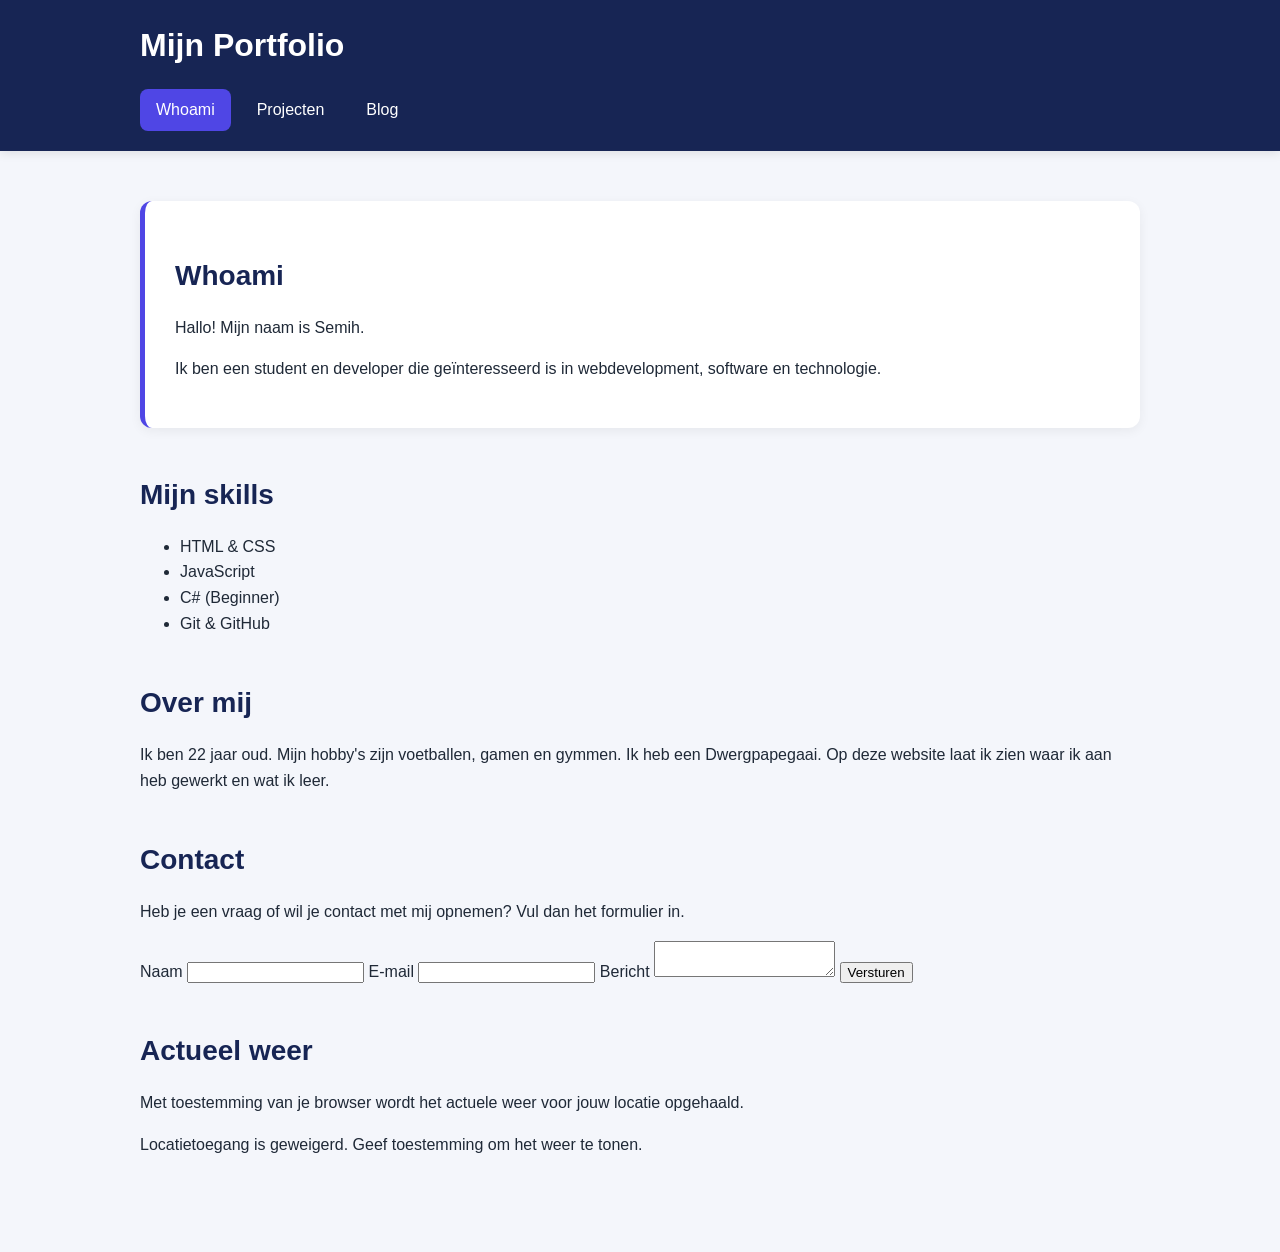
<file: index.html>
<!DOCTYPE html>
<html lang="nl">

<head>
    <meta charset="UTF-8">
    <meta name="viewport" content="width=device-width, initial-scale=1.0">
    <meta name="description" content="Persoonlijke portfolio van Semih. Bekijk mijn vaardigheden, projecten en blog.">

    <title>Whoami - Portfolio</title>

    <link rel="stylesheet" href="style.css">
    <script src="script.js" defer></script>
</head>

<body>
    <header class="site-header">

        <div class="container">

            <h1>Mijn Portfolio</h1>

            <nav aria-label="Hoofdnavigatie">
                <ul class="nav-list">
                    <li>
                        <a href="index.html" aria-current="page">Whoami</a>
                    </li>

                    <li>
                        <a href="projects.html">Projecten</a>
                    </li>

                    <li>
                        <a href="blog.html">Blog</a>
                    </li>
                </ul>
            </nav>

        </div>

    </header>

    <main id="main-content" class="container">

        <section class="intro">
            <h2>Whoami</h2>

            <p>
                Hallo! Mijn naam is Semih.
            </p>

            <p>
                Ik ben een student en developer die geïnteresseerd is
                in webdevelopment, software en technologie.
            </p>
        </section>

        <section>
            <h2>Mijn skills</h2>
            <ul>
                <li>HTML &amp; CSS</li>
                <li>JavaScript</li>
                <li>C# (Beginner)</li>
                <li>Git &amp; GitHub</li>
            </ul>
        </section>

        <section>
            <h2>Over mij</h2>
            <p>
                Ik ben 22 jaar oud. Mijn hobby's zijn voetballen, gamen en gymmen.
                Ik heb een Dwergpapegaai. Op deze website
                laat ik zien waar ik aan heb gewerkt en wat ik leer.
            </p>
        </section>

        <section aria-labelledby="contact-title" class="contact-section">

            <h2 id="contact-title">Contact</h2>

            <p>
                Heb je een vraag of wil je contact met mij opnemen?
                Vul dan het formulier in.
            </p>

            <form id="contact-form" novalidate>

                <label for="name">Naam</label>
                <input
                id="name"
                name="name"
                required
                minlength="2"
                aria-describedby="name-error"
                aria-invalid="false">

                <span id="name-error" role="alert"></span>


                <label for="email">E-mail</label>
                <input
                    type="email"
                    id="email"
                    name="email"
                    required
                    aria-describedby="email-error"
                    aria-invalid="false">

                <span id="email-error" role="alert"></span>


                <label for="message">Bericht</label>
                <textarea
                    id="message"
                    name="message"
                    required
                    minlength="10"
                    aria-describedby="message-error"
                    aria-invalid="false"></textarea>

                <span id="message-error" role="alert"></span>


                <button type="submit">Versturen</button>

                <div id="form-message" aria-live="polite"></div>

            </form>

        </section>

        <section aria-labelledby="weather-title" class="weather-section">
            <h2 id="weather-title">Actueel weer</h2>

            <p>
                 Met toestemming van je browser wordt het actuele weer
                voor jouw locatie opgehaald.
            </p>

            <p
                id="weather-status"
                class="weather-status loading"
                aria-live="polite">
                Actuele weersgegevens worden geladen...
            </p>

            <div id="weather-content"></div>
        </section>

    </main>

</body>
</html>
</file>
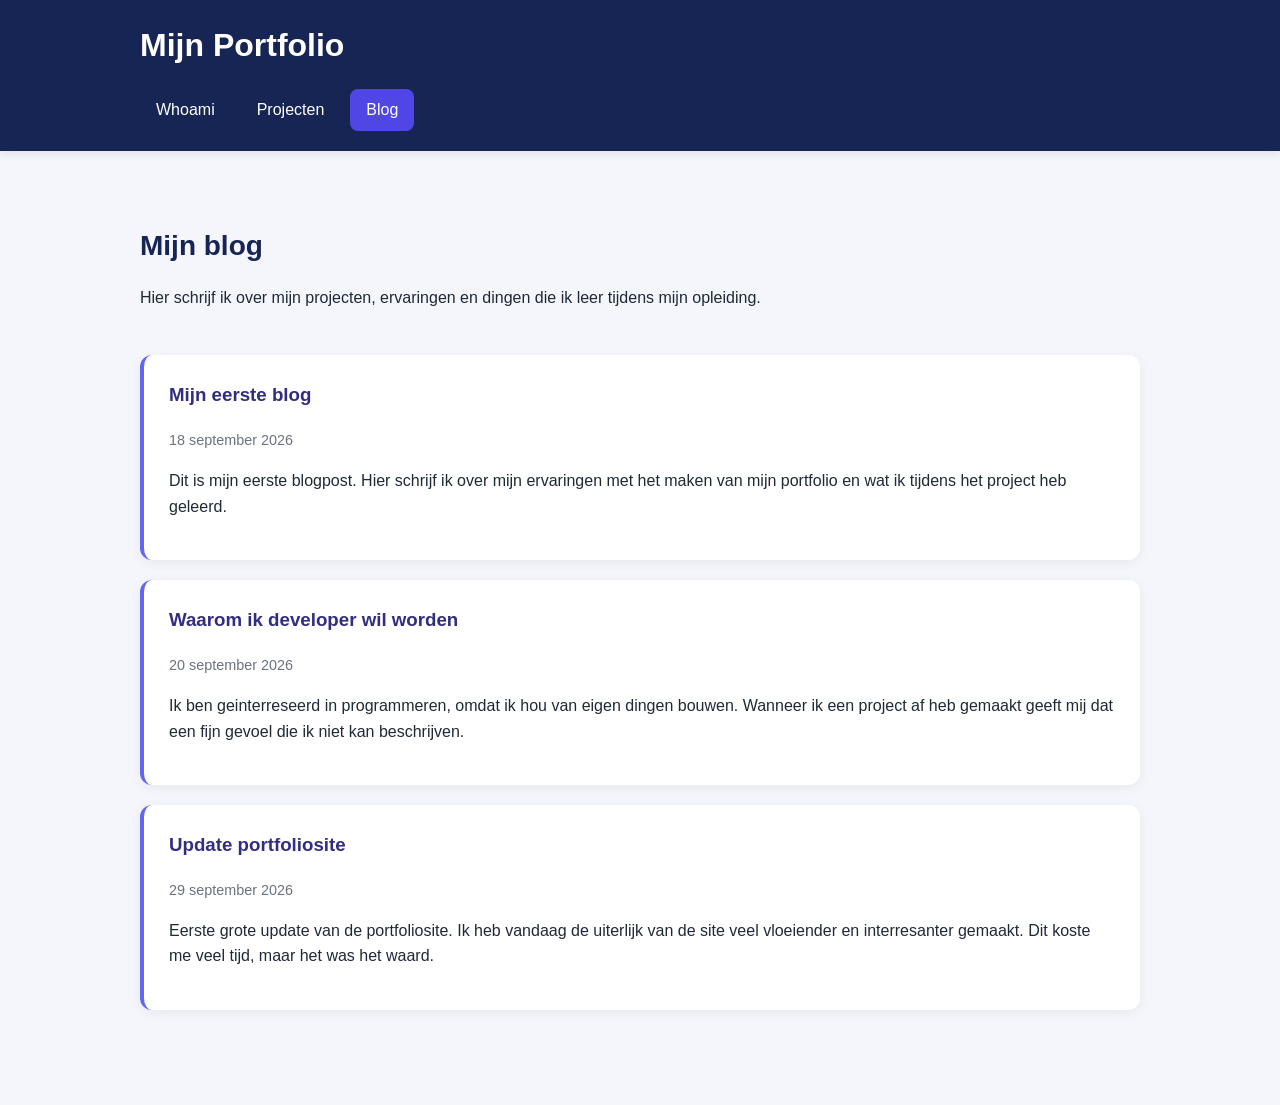
<file: blog.html>
<!DOCTYPE html>
<html lang="nl">

<head>
    <meta charset="UTF-8">
    <meta name="viewport" content="width=device-width, initial-scale=1.0">
    <meta name="description" content="Lees mijn blogs over development, projecten en mijn leerproces.">

    <title>Blog - Portfolio</title>

    <link rel="stylesheet" href="style.css">
    <script src="script.js" defer></script>
</head>

<body>

    <header class="site-header">

        <div class="container">

            <h1>Mijn Portfolio</h1>

            <nav aria-label="Hoofdnavigatie">
                <ul class="nav-list">

                    <li>
                        <a href="index.html">Whoami</a>
                    </li>

                    <li>
                        <a href="projects.html">Projecten</a>
                    </li>

                    <li>
                        <a href="blog.html" aria-current="page">
                            Blog
                        </a>
                    </li>

                </ul>
            </nav>
        </div>

    </header>

    <main id="main-content" class="container">

        <section>
            <h2>Mijn blog</h2>

            <p>
                Hier schrijf ik over mijn projecten, ervaringen en
                dingen die ik leer tijdens mijn opleiding.
            </p>
        </section>

        <section class="blog-list" aria-label="Blogartikelen">

            <article class="blog-card">

                <h3>Mijn eerste blog</h3>

                <p class="date">
                    <time datetime="2026-09-18">18 september 2026</time>
                </p>

                <p>
                    Dit is mijn eerste blogpost. Hier schrijf ik over
                    mijn ervaringen met het maken van mijn portfolio
                    en wat ik tijdens het project heb geleerd.
                </p>

            </article>

            <article class="blog-card">

                <h3>Waarom ik developer wil worden</h3>

                <p class="date">
                    <time datetime="2026-09-20">20 september 2026</time>
                </p>

                <p>
                    Ik ben geinterreseerd in programmeren, omdat ik hou van 
                    eigen dingen bouwen. Wanneer ik een project af heb gemaakt
                    geeft mij dat een fijn gevoel die ik niet kan beschrijven.
                </p>

            </article>

            <article class="blog-card">

                <h3>Update portfoliosite</h3>

                <p class="date">
                    <time datetime="2026-09-29">29 september 2026</time>
                </p>

                <p>
                    Eerste grote update van de portfoliosite. Ik heb vandaag de uiterlijk
                    van de site veel vloeiender en interresanter gemaakt. Dit koste me
                    veel tijd, maar het was het waard.
                </p>

            </article>

        </section>
    </main>

</body>
</html>
</file>
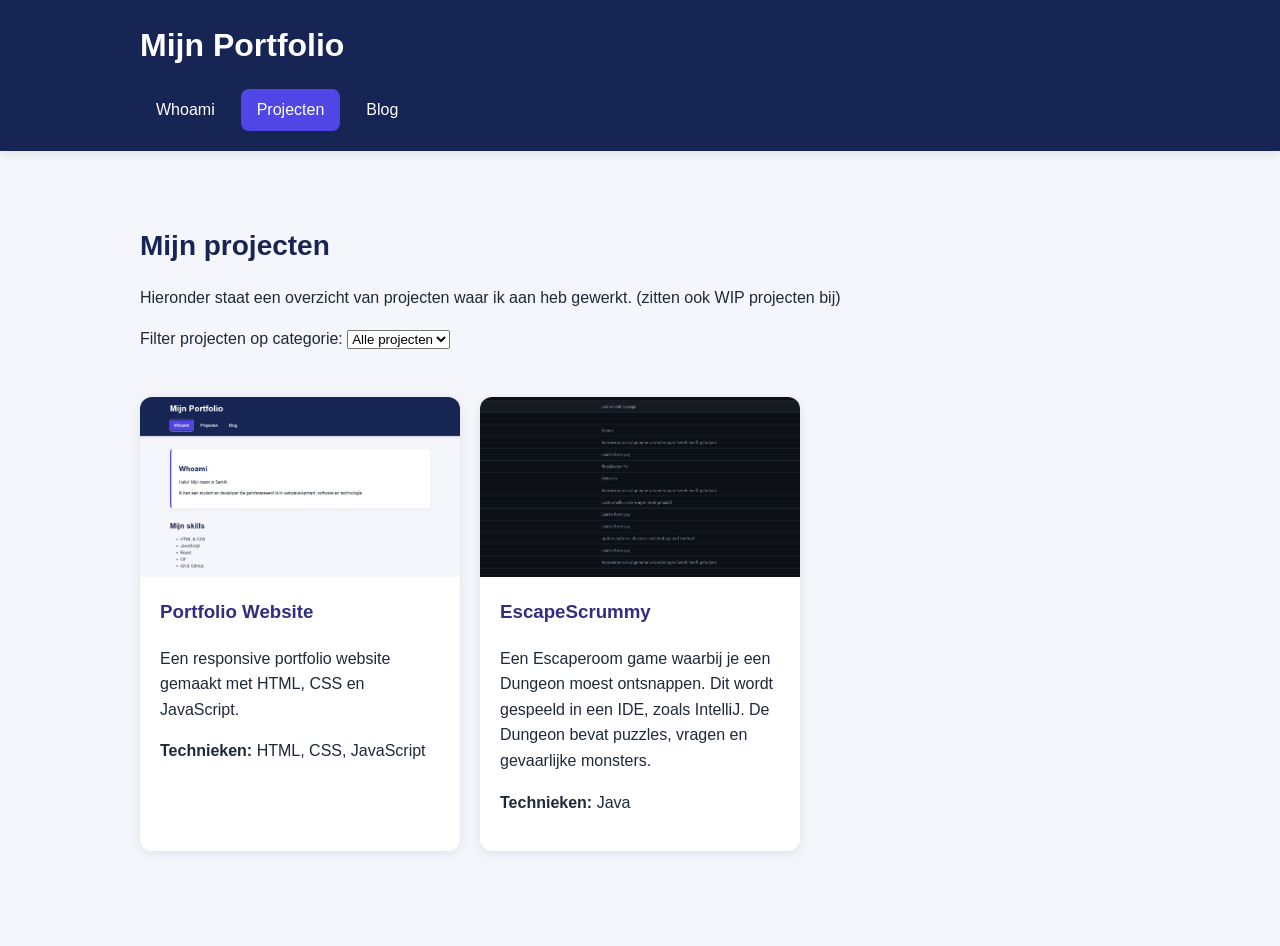
<file: projects.html>
<!DOCTYPE html>
<html lang="nl">

<head>
    <meta charset="UTF-8">
    <meta name="viewport" content="width=device-width, initial-scale=1.0">
    <meta name="description" content="Een overzicht van mijn projecten en webdevelopmentwerk.">

    <title>Projecten - Portfolio</title>

    <link rel="stylesheet" href="style.css">
    <script src="script.js" defer></script>
</head>

<body>
    <header class="site-header">

        <div class="container">

            <h1>Mijn Portfolio</h1>

            <nav aria-label="Hoofdnavigatie">
                <ul class="nav-list">

                    <li>
                        <a href="index.html">Whoami</a>
                    </li>

                    <li>
                        <a href="projects.html" aria-current="page">
                            Projecten
                        </a>
                    </li>

                    <li>
                        <a href="blog.html">Blog</a>
                    </li>

                </ul>
            </nav>

        </div>
    </header>

    <main id="main-content" class="container">

        <section>
            <h2>Mijn projecten</h2>

            <p>
                Hieronder staat een overzicht van projecten waar ik
                aan heb gewerkt. (zitten ook WIP projecten bij)
            </p>

            <label for="project-filter">Filter projecten op categorie:</label>

            <select id="project-filter">
                <option value="all">Alle projecten</option>
                <option value="Web">Web</option>
                <option value="Software">Software</option>
            </select>
        </section>

        <section
            id="project-list"
            class="project-list"
            aria-label="Projecten"
            aria-live="polite">
        </section>

    </main>

</body>
</html>
</file>
<file: style.css>
* {
    box-sizing: border-box;
}

html {
    scroll-behavior: smooth;
}

body {
    margin: 0;
    font-family: Arial, sans-serif;
    line-height: 1.6;
    color: #1f2937;
    background-color: #f4f6fb;
}

.container {
    width: 90%;
    max-width: 1000px;
    margin: 0 auto;
}


.site-header {
    background-color: #172554;
    color: white;
    padding: 20px 0;
    box-shadow: 0 2px 10px rgba(0, 0, 0, 0.1);
}

.site-header h1 {
    margin: 0 0 18px 0;
}


.nav-list {
    display: flex;
    gap: 10px;
    list-style: none;
    padding: 0;
    margin: 0;
}

.nav-list a {
    display: block;
    color: white;
    text-decoration: none;
    padding: 8px 16px;
    border-radius: 8px;
    transition: background-color 0.2s;
}

.nav-list a:hover,
.nav-list a:focus {
    background-color: #3730a3;
}

.nav-list a[aria-current="page"] {
    background-color: #4f46e5;
}


main {
    padding: 50px 0;
}

section {
    margin-bottom: 45px;
}

h2 {
    color: #172554;
    font-size: 28px;
    margin-bottom: 15px;
}

h3 {
    color: #312e81;
}


.intro {
    background-color: white;
    padding: 30px;
    border-radius: 12px;
    border-left: 5px solid #4f46e5;
    box-shadow: 0 3px 12px rgba(0, 0, 0, 0.06);
}


.project-list {
    display: grid;
    grid-template-columns: repeat(3, 1fr);
    gap: 20px;
}

.project-card {
    background-color: white;
    border-radius: 12px;
    overflow: hidden;
    box-shadow: 0 3px 12px rgba(0, 0, 0, 0.08);
    transition: transform 0.2s, box-shadow 0.2s;
}

.project-card:hover {
    transform: translateY(-4px);
    box-shadow: 0 7px 20px rgba(0, 0, 0, 0.12);
}

.project-card img {
    width: 100%;
    height: 180px;
    object-fit: cover;
    display: block;
}

.project-content {
    padding: 20px;
}

.project-content h3 {
    margin-top: 0;
}


.blog-list {
    display: grid;
    gap: 20px;
}

.blog-card {
    background-color: white;
    padding: 25px;
    border-radius: 12px;
    border-left: 4px solid #6366f1;
    box-shadow: 0 3px 12px rgba(0, 0, 0, 0.06);
}

.blog-card h3 {
    margin-top: 0;
}

.date {
    color: #6b7280;
    font-size: 0.9rem;
}


@media (max-width: 800px) {

    .project-list {
        grid-template-columns: 1fr;
    }

    .nav-list {
        flex-wrap: wrap;
    }
}


@media (max-width: 600px) {

    .container {
        width: 92%;
    }

    .site-header {
        padding: 15px 0;
    }

    .nav-list {
        flex-direction: column;
        gap: 5px;
    }

    .nav-list a {
        padding: 8px 12px;
    }

    main {
        padding: 30px 0;
    }

    .intro {
        padding: 20px;
    }

    .project-card img {
        height: 200px;
    }

    #project-filter {
        padding: 10px 14px;
        margin: 15px 0 25px;
        border: 1px solid #d1d5db;
        border-radius: 8px;
            font-size: 1rem;
    background-color: white;
    }

    .contact-section,
    .weather-section {
        background-color: white;
        padding: 30px;
        border-radius: 12px;
        box-shadow: 0 3px 12px rgba(0, 0, 0, 0.06);
    }

    .form-group {
        margin-bottom: 20px;
    }

    .form-group label {
        display: block;
        font-weight: bold;
        margin-bottom: 6px;
    }

    .form-group input,
    .form-group textarea {
        width: 100%;
        padding: 12px;
        border: 1px solid #d1d5db;
        border-radius: 8px;
        font-family: Arial, sans-serif;
        font-size: 1rem;
    }

    .form-group textarea {
        resize: vertical;
    }

    .form-group input:focus,
    .form-group textarea:focus,
    #project-filter:focus {
        outline: 3px solid rgba(79, 70, 229, 0.25);
        border-color: #4f46e5;
    }

    .form-group input[aria-invalid="true"],
    .form-group textarea[aria-invalid="true"] {
        border-color: #dc2626;
    }

    .field-error {
        display: block;
        min-height: 22px;
        margin-top: 5px;
        color: #b91c1c;
        font-size: 0.9rem;
    }

    button {
        border: none;
    background-color: #4f46e5;
        color: white;
        padding: 11px 20px;
        border-radius: 8px;
        font-size: 1rem;
        cursor: pointer;
    }

    button:hover,
    button:focus {
        background-color: #3730a3;
    }

    .form-message {
        margin-top: 15px;
        font-weight: bold;
    }

    .form-message.error,
    .weather-status.error {
        color: #b91c1c;
    }

    .form-message.success,
    .weather-status.success {
        color: #166534;
    }

    .weather-status.loading {
        color: #4b5563;
    }

    #weather-content {
        margin-top: 15px;
    }

    #weather-content p {
        margin: 8px 0;
    }
}
</file>
